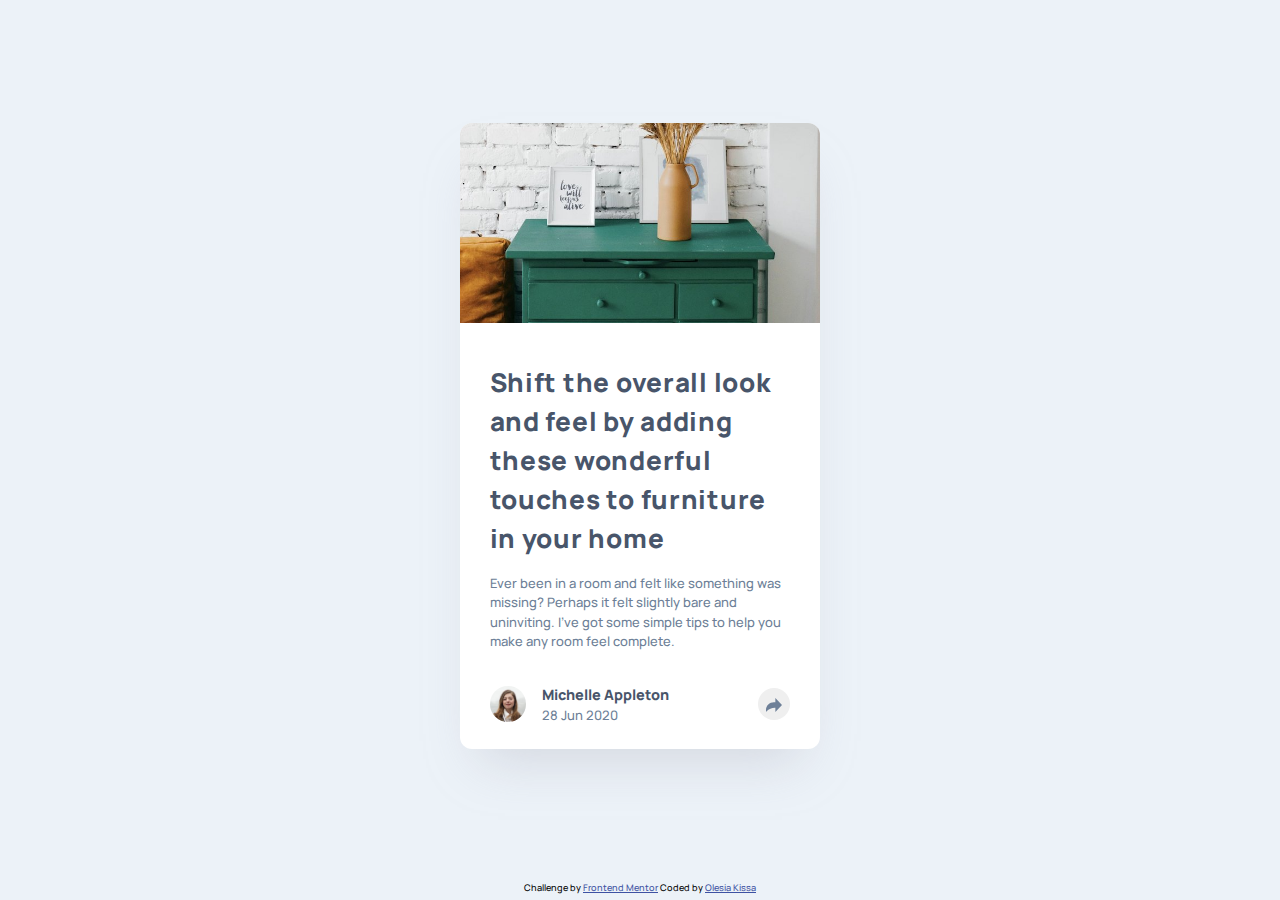
<file: article-preview/index.html>
<!DOCTYPE html>
<html lang="en">
<head>
  <meta charset="UTF-8">
  <meta name="viewport" content="width=device-width, initial-scale=1.0"> 
  <link rel="icon" type="image/png" sizes="32x32" href="./images/favicon-32x32.png">
  <link rel="preconnect" href="https://fonts.googleapis.com">
  <link rel="preconnect" href="https://fonts.gstatic.com" crossorigin>
  <link href="https://fonts.googleapis.com/css2?family=Manrope:wght@500;700&display=swap" rel="stylesheet">
  <link rel="stylesheet" href="style.css">
  <title>Article preview component</title>
</head>
<body>

  <main class="article-container">
    <article class="article">
      <img class="article-img" src="images/drawers.jpg" alt="Drawer with vase and painting on it">
      <section class="article-content">
        <h1 class="article-title">
          Shift the overall look and feel by adding these wonderful
          touches to furniture in your home
        </h1>
        <p class="article-text">
          Ever been in a room and felt like something was missing? Perhaps
          it felt slightly bare and uninviting. I’ve got some simple tips
          to help you make any room feel complete.
        </p>
        <div class="article-author">
          <img class="author-image" src="images/avatar-michelle.jpg" alt="Article author. A smiling confident woman">
          <div class="author-info">
            <h2>Michelle Appleton</h2>
            <p>28 Jun 2020</p>
          </div>
          <button class="btn-share btn-open-modal" type="button" tabindex="0" aria-label="Open share to socials modal"></button>
        </div>
      </section>

      <div class="modal-share" tabindex="0">
        <span class="modal-text">SHARE</span>
        <button class="btn-modal btn-facebook" type="button" aria-label="Share to Facebook"></button>
        <button class="btn-modal btn-twitter" type="button" aria-label="Share to Twitter"></button>
        <button class="btn-modal btn-pinterest" type="button" aria-label="Share to Pinterest"></button>
        <button class="btn-share btn-modal-share btn-close-modal colorize-white" type="button" aria-label="Close share to socials modal"></button>
      </div>

    </article>
  </main>
  
  <footer>
    <div class="attribution">
      <small>
        Challenge by
        <a 
        aria-label="Frontend Mentor Platform Website"
        href="https://www.frontendmentor.io?ref=challenge" target="_blank">Frontend Mentor</a>
      </small>
      <small>Coded by
        <a
        aria-label="Olesia Kissa Frontend Mentor Profile"
          href="https://www.frontendmentor.io/profile/olesiakissa"
          target="_blank">Olesia Kissa</a>
      </small>
    </div>
  </footer>
  <script src="https://ajax.googleapis.com/ajax/libs/jquery/3.6.0/jquery.min.js"></script>
  <script src="main.js"></script>
</body>
</html>
</file>
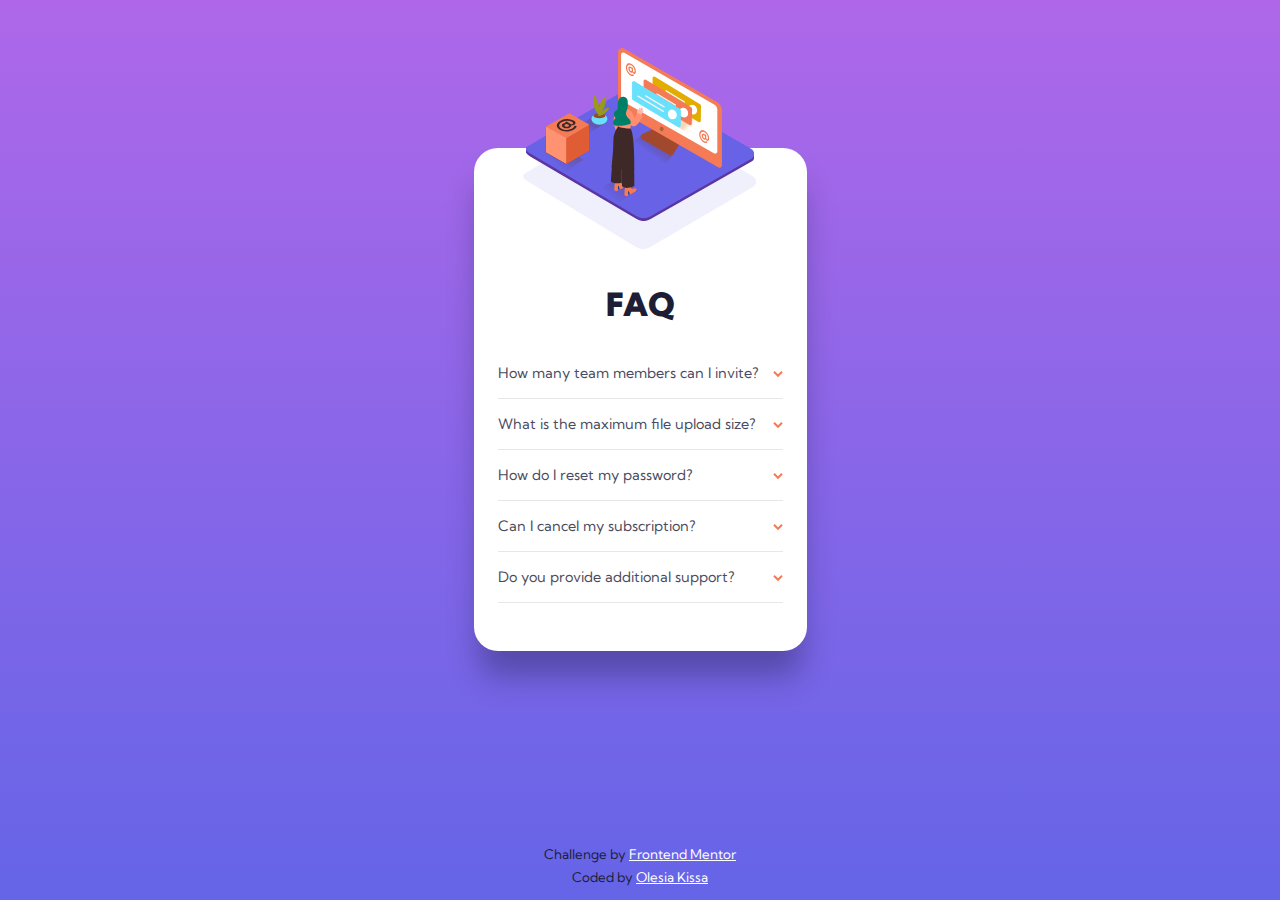
<file: faq-accordion/index.html>
<!DOCTYPE html>
<html lang="en">
  <head>
    <meta charset="UTF-8" />
    <meta name="viewport" content="width=device-width, initial-scale=1.0" />

    <link
      rel="icon"
      type="image/png"
      sizes="32x32"
      href="./images/favicon-32x32.png"/>
    <link rel="preconnect" href="https://fonts.googleapis.com" />
    <link rel="preconnect" href="https://fonts.gstatic.com" crossorigin />
    <link
      href="https://fonts.googleapis.com/css2?family=Kumbh+Sans:wght@400;700&display=swap"
      rel="stylesheet"/>
    <link rel="stylesheet" href="style.css" />
    <title>Frontend Mentor | FAQ Accordion Card</title>
  </head>
  <body>
    <div class="card-container">
      <div class="illustration-container">
        <div class="main-image"></div>
      </div>
      <div class="card">
        <div class="faq-content">
          <header tabindex="0">
            <h1>
              <abbr 
                aria-label="Frequently Asked Questions" 
                title="Frequently Asked Questions">FAQ
            </abbr>
            </h1>
          </header>
          <div class="faq-content-items">
            <div class="faq-item">
              <button
                aria-expanded="false"
                aria-controls="faq-panel-01"
                id="faq-header-01"
                class="faq-question collapsible">
                How many team members can I invite?
              </button>
              <div
                role="region"
                aria-labelledby="faq-header-01"
                id="faq-panel-01"
                class="faq-answer">
                <p>
                  You can invite up to 2 additional users on the Free plan.
                  There is no limit on team members for the Premium plan.
                </p>
              </div>
            </div>

            <div class="faq-item">
              <button
                aria-expanded="false"
                aria-controls="faq-panel-02"
                id="faq-header-02"
                class="faq-question collapsible">
                What is the maximum file upload size?
              </button>
              <div
                role="region"
                aria-labelledby="faq-header-02"
                id="faq-panel-02"
                class="faq-answer">
                <p>
                  No more than 2GB. All files in your account must fit your
                  allotted storage space.
                </p>
              </div>
            </div>

            <div class="faq-item">
              <button
                aria-expanded="false"
                aria-controls="faq-panel-03"
                id="faq-header-03"
                class="faq-question collapsible">
                How do I reset my password?
              </button>
              <div
                role="region"
                aria-labelledby="faq-header-03"
                id="faq-panel-03"
                class="faq-answer">
                <p>
                  Click “Forgot password” from the login page or “Change
                  password” from your profile page. A reset link will be emailed
                  to you.
                </p>
              </div>
            </div>

            <div class="faq-item">
              <button
                aria-expanded="false"
                aria-controls="faq-panel-04"
                id="faq-header-04"
                class="faq-question collapsible">
                Can I cancel my subscription?
              </button>
              <div
                role="region"
                aria-labelledby="faq-header-04"
                id="faq-panel-04"
                class="faq-answer">
                <p>
                  Yes! Send us a message and we’ll process your request no
                  questions asked.
                </p>
              </div>
            </div>

            <div class="faq-item">
              <button
                aria-expanded="false"
                aria-controls="faq-panel-05"
                id="faq-header-05"
                class="faq-question collapsible">
                Do you provide additional support?
              </button>
              <div
                role="region"
                aria-labelledby="faq-header-05"
                id="faq-panel-05"
                class="faq-answer">
                <p>
                  Chat and email support is available 24/7. Phone lines are open
                  during normal business hours.
                </p>
              </div>
            </div>
          </div>
        </div>
      </div>
    </div>

    <footer>
      <div class="attribution">
        <small>
          Challenge by
          <a 
          aria-label="Frontend Mentor Platform Website"
          href="https://www.frontendmentor.io?ref=challenge" target="_blank">Frontend Mentor</a>
        </small>
        <small>Coded by
          <a
          aria-label="Olesia Kissa Frontend Mentor Profile"
            href="https://www.frontendmentor.io/profile/olesiakissa"
            target="_blank">Olesia Kissa</a>
        </small>
      </div>
    </footer>
    <script src="main.js"></script>
  </body>
</html>
</file>
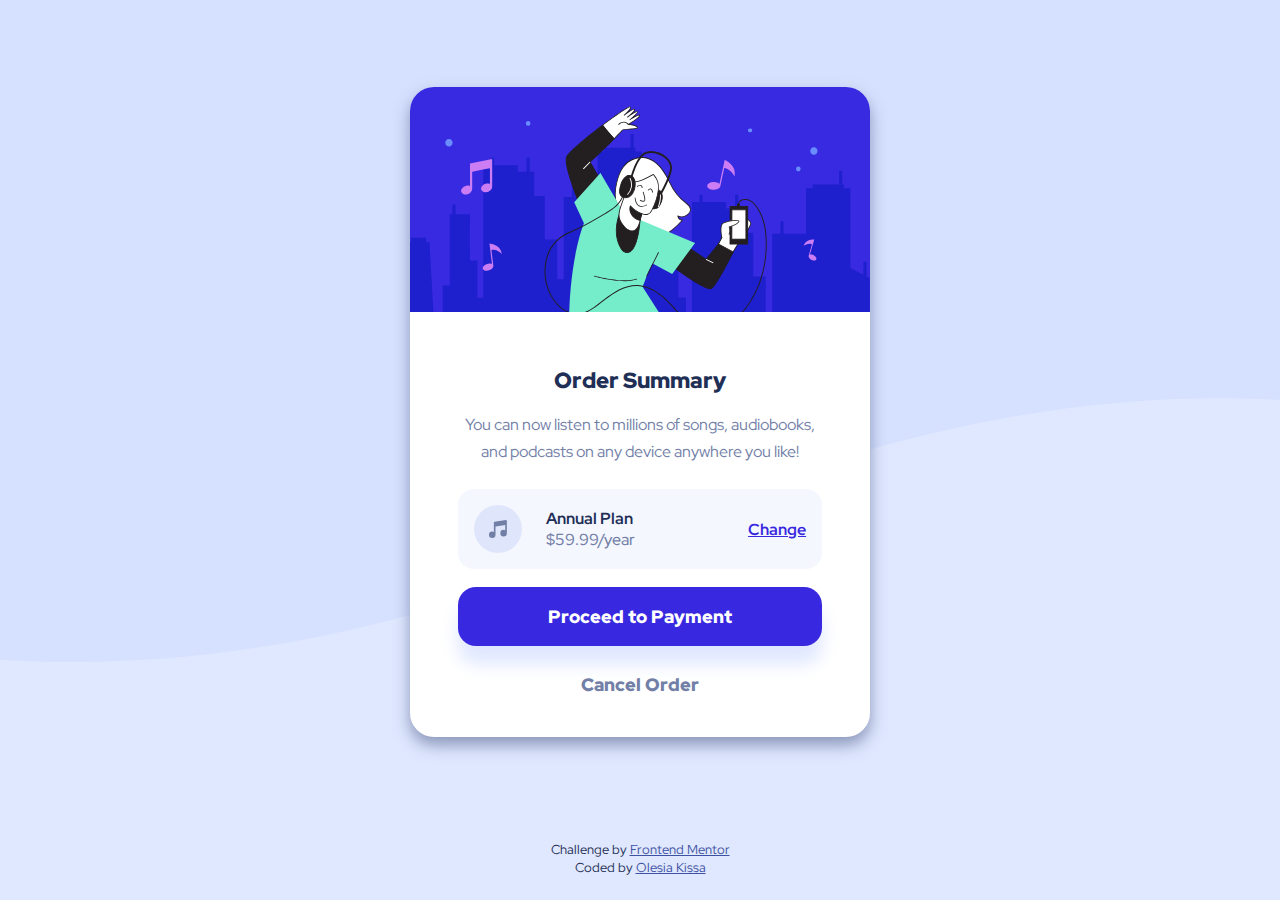
<file: order-summary-component/index.html>
<!DOCTYPE html>
<html lang="en">
<head>
  <meta charset="UTF-8">
  <meta name="viewport" content="width=device-width, initial-scale=1.0"> 
  <link rel="icon" type="image/png" sizes="32x32" href="./images/favicon-32x32.png">
  <link rel="stylesheet" href="style.css">
  <title>Frontend Mentor | Order summary card</title>
</head>
<body>

  <main class="card-container">
    <article class="card">

      <header>
        <img src="images/illustration-hero.svg" class="header-img" alt="A happy person with headphones on listening to the music. Illustration.">
      </header>

      <section class="summary-container">
          <h1 class="summary-heading">Order Summary</h1>
          <p class="summary-text">
            You can now listen to millions of songs, audiobooks, and podcasts on any
            device anywhere you like!
          </p>

        <section class="annual-plan-container">
          <img src="images/icon-music.svg" class="annual-plan-icon" alt="A musical note.">
          <section class="annual-plan-text">
            <p>Annual Plan</p>
            <p>$59.99/year</p>
          </section>
          <a href="#" class="annual-plan-change">Change</a>
        </section>

      <button type="submit" class="cta-proceed">Proceed to Payment</button>
    
      <button type="button" class="cta-cancel">Cancel Order</button>

    </section>
    </article>
  </main>
  
  <footer>
    <section class="attribution">
      <small>Challenge by <a href="https://www.frontendmentor.io?ref=challenge" target="_blank">Frontend Mentor</a></small>
      <small>Coded by <a href="#">Olesia Kissa</a></small>
    </section>
  </footer>

</body>
</html>
</file>
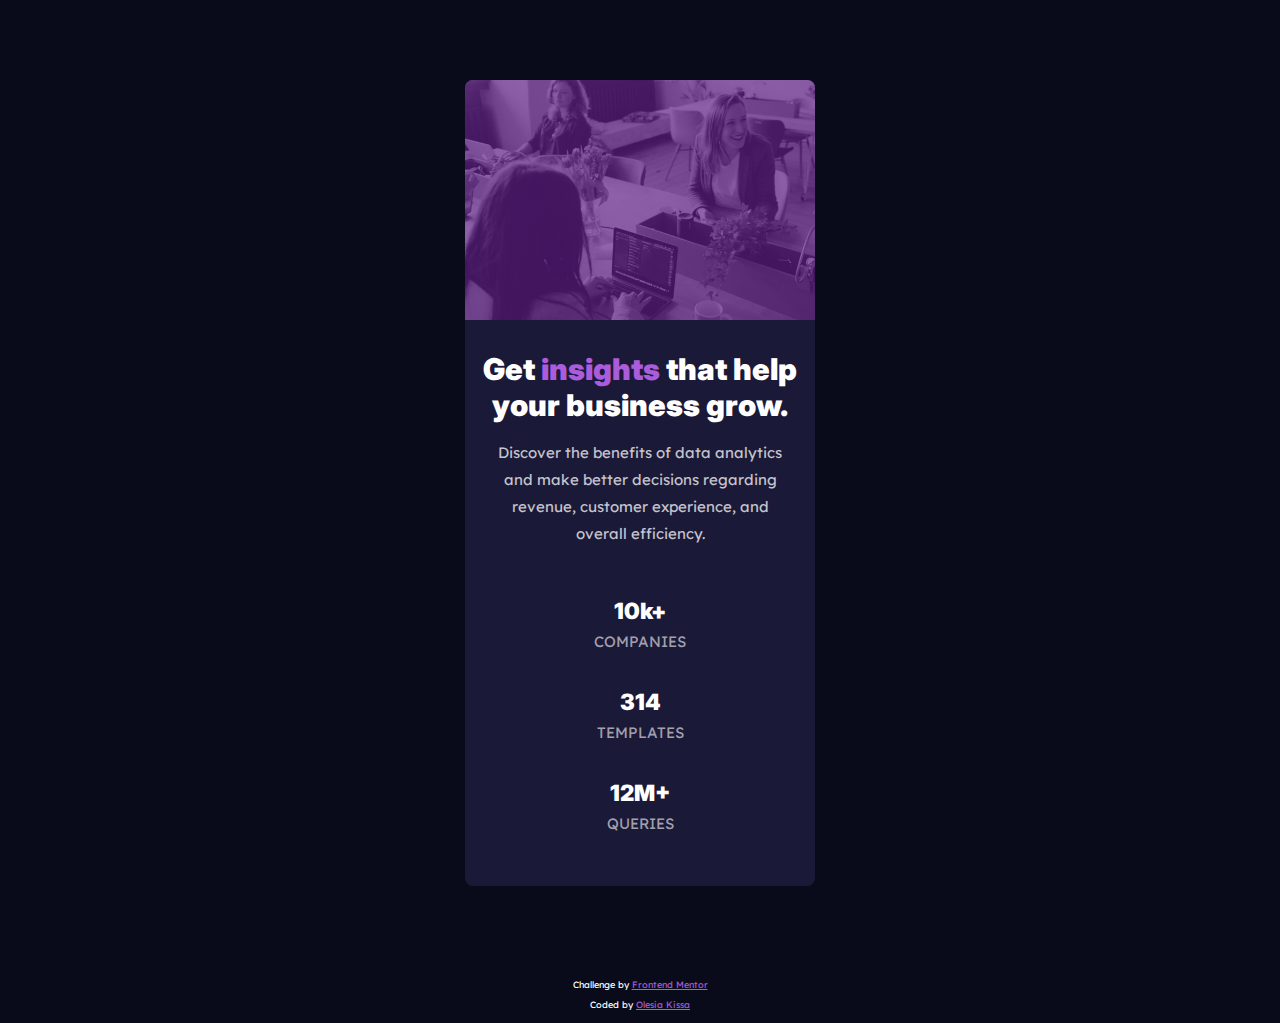
<file: stats-preview-card/index.html>
<!DOCTYPE html>
<html lang="en">
  <head>
    <meta charset="UTF-8" />
    <meta name="viewport" content="width=device-width, initial-scale=1.0" />
    <link
      rel="icon"
      type="image/png"
      sizes="32x32"
      href="./images/favicon-32x32.png"
    />
    <link rel="preconnect" href="https://fonts.googleapis.com" />
    <link rel="preconnect" href="https://fonts.gstatic.com" crossorigin />
    <link
      href="https://fonts.googleapis.com/css2?family=Inter:wght@400;700&display=swap"
      rel="stylesheet"
    />
    <link rel="preconnect" href="https://fonts.googleapis.com" />
    <link rel="preconnect" href="https://fonts.gstatic.com" crossorigin />
    <link
      href="https://fonts.googleapis.com/css2?family=Lexend+Deca&display=swap"
      rel="stylesheet"
    />
    <link rel="stylesheet" href="style.css" />
    <title>Frontend Mentor | Stats preview card component</title>
  </head>
  <body>
    <div class="card-container">
      <div class="card text-center">
        <header id="img-container"></header>
        <div class="content-container">
          <h1>
            Get <span class="accent">insights</span> that help your business
            grow.
          </h1>
          <p id="text-insights">
            Discover the benefits of data analytics and make better decisions
            regarding revenue, customer experience, and overall efficiency.
          </p>
          <div class="stats">
            <div class="stats-item">
              <h2>10k+</h2>
              <p>companies</p>
            </div>
            <div class="stats-item">
              <h2>314</h2>
              <p>templates</p>
            </div>
            <div class="stats-item">
              <h2>12M+</h2>
              <p>queries</p>
            </div>
          </div>
        </div>
      </div>
    </div>

    <footer>
      <div class="attribution">
        <small>
          Challenge by
          <a href="https://www.frontendmentor.io?ref=challenge" target="_blank"
            >Frontend Mentor</a
          >
        </small>
        <small
          >Coded by
          <a
            href="https://www.frontendmentor.io/profile/olesiakissa"
            target="_blank"
            >Olesia Kissa</a
          ></small
        >
      </div>
    </footer>
  </body>
</html>
</file>
<file: article-preview/style.css>
:root {
  --ff-primary: "Manrope", sans-serif;

  /* colors */
  --very-dark-grayish-blue: hsl(217, 19%, 35%);
  --desaturated-dark-blue: hsl(214, 17%, 51%);
  --grayish-blue: hsl(212, 23%, 69%);
  --light-grayish-blue: hsl(210, 46%, 95%);

  --card-shadow: 0px 30px 50px -20px hsla(240, 8%, 70%, 0.39);
}

*,
*::before,
*::after {
  box-sizing: border-box;
  margin: 0;
  padding: 0;
}

html {
  height: 100%;
}

body {
  min-height: 100%;
  font-size: 13px;
  font-family: var(--ff-primary);
  font-weight: 500;
  display: grid;
  grid-template-rows: 1fr auto;
  background-color: var(--light-grayish-blue);
}

img {
  width: 100%;
  height: 200px;
  object-fit: cover;
}

.article-container {
  margin: 1rem;
  justify-self: center;
  align-self: center;
  width: 90%;
  max-width: 360px;
  border-radius: 0.75rem;
  background-color: #fff;
  box-shadow: var(--card-shadow);
}

.article {
  position: relative;
}

.article-img {
  border-radius: 0.75rem 0.75rem 0 0;
}

.article-content {
  padding: 2.25rem 1.85rem 1rem;
}

.article-title,
.author-info h2 {
  font-weight: 900;
  color: var(--very-dark-grayish-blue);
}

.article-title,
.article-text {
  line-height: 1.5;
}

.article-title {
  letter-spacing: 0.045rem;
}

.article-text,
.author-info p {
  color: var(--desaturated-dark-blue);
}

.article-text {
  margin: 1rem 0 1.5rem;
}

.article-author {
  display: flex;
  align-items: center;
  justify-content: flex-start;
}

.author-info {
  padding: 0.5rem 1rem;
  line-height: 1.5;
}

.author-info h2 {
  font-size: 0.9rem;
}

.author-image {
  width: 36px;
  height: 36px;
  border-radius: 50%;
}

.btn-share,
.btn-modal-share,
.btn-facebook,
.btn-twitter,
.btn-pinterest {
  background-position: center;
  background-repeat: no-repeat;
  border: none;
}

.btn-share:hover,
.btn-modal:hover {
  cursor: pointer;
  opacity: 0.9;
}

.btn-share {
  margin-inline-start: auto;
  width: 32px;
  height: 32px;
  background-image: url(images/icon-share.svg);
  background-size: 50%;
  border-radius: 50%;
}

.modal-share {
  background-color: var(--very-dark-grayish-blue);
  color: var(--grayish-blue);
  padding: 1.25rem 1.85rem;
  border-radius: 0 0 0.75rem 0.75rem;
  display: none;
}

.modal-share.open {
  align-items: center;
  justify-content: space-between;
  position: absolute;
  z-index: 1;
  bottom: 0;
  left: 0;
  right: 0;
}

.modal-text {
  letter-spacing: 0.368rem;
}

.btn-modal {
  width: 20px;
  height: 20px;
  background-color: transparent;
  margin: 0 0.5rem;
}

.btn-facebook {
  background-image: url(images/icon-facebook.svg);
}

.btn-twitter {
  background-image: url(images/icon-twitter.svg);
}

.btn-pinterest {
  background-image: url(images/icon-pinterest.svg);
}

.btn-modal-share {
  background-color: var(--desaturated-dark-blue);
}

.colorize-white {
  background-image: url(images/icon-share-white.svg);
}

footer {
  padding: 0.5em;
}

.attribution {
  font-size: 11px;
  text-align: center;
}

.attribution a {
  color: hsl(228, 45%, 44%);
}

/* Desktop */

@media screen and (min-width: 1440px) {
  img {
    height: unset;
  }
  
  .article-container {
    width: 60%;
    max-width: 700px;
  }

  .article {
    display: flex;
  }

  .article-img {
    width: 40%;
    border-radius: 0.75rem 0 0 0.75rem;
  }

  .article-content {
    width: 60%;
    padding: 1.85rem;
  }

  .author-info h2 {
    font-size: 0.8rem;
  } 

  .modal-share {
    border-radius: 0.75rem;
  }

  .modal-share::after {
    top: 100%;
    left: 50%;
    border: solid transparent;
    content: "";
    height: 30px;
    width: 30px;
    position: absolute;
    pointer-events: none;
    border-color: hsla(217, 19%, 35%, 0);
    border-top-color: #48556a;
    border-width: 14px;
    margin-left: -14px;
  }
  
  .modal-share.modal-share.open {
    left: unset;
    right: calc(-10% - 10px);
  }

  .modal-share.modal-share.open,
  .modal-share.open::after {
    box-shadow: 0px 30px 20px -10px hsla(240, 8%, 70%, 0.39);
  }

  .modal-text {
    margin-inline-end: 1rem;
  }

  .btn-close-modal {
    display: none;
  }
}
</file>
<file: faq-accordion/style.css>
:root {
  /* COLORS */

  /* primary */
  --dark-desaturated-blue: hsl(238, 29%, 16%);
  --soft-red: hsl(14, 88%, 65%);
  --white: hsl(0, 0%, 100%);

  /* neutral */
  --very-dark-grayish-blue: hsl(237, 12%, 33%);
  --dark-grayish-blue: hsl(240, 6%, 50%);
  --light-grayish-blue: hsl(240, 5%, 91%);

  /* gradient */
  --soft-violet: hsl(273, 75%, 66%);
  --soft-blue: hsl(240, 73%, 65%);

  /* FONTS */
  --ff-primary: "Kumbh Sans", sans-serif;

  /* effects */
  --card-shadow: 0px 30px 30px -5px hsla(240deg 40% 20% / 39%);
}

*,
*::before,
*::after {
  box-sizing: border-box;
  margin: 0;
  padding: 0;
}

html {
  height: 100%;
}

body {
  min-height: 100%;
  font-family: var(--ff-primary);
  background: linear-gradient(to bottom, var(--soft-violet), var(--soft-blue))
    fixed no-repeat;
  display: grid;
  grid-template-rows: 1fr auto;
}

a {
  outline: none;
}

abbr {
  text-decoration: none;
}

.card-container {
  margin: -2rem auto 1rem;
  width: 90%;
  max-width: 350px;
  display: grid;
  grid-template-columns: 1fr;
  grid-template-rows: minmax(180px, auto) 1fr;
  grid-template-areas:
    "img"
    "card";
  justify-items: center;
}

.card {
  grid-area: card;
  background: url(images/bg-pattern-mobile.svg) top center no-repeat;
  background-size: 70%;
  background-color: var(--white);
  border-radius: 1.5rem;
  padding: 2rem 1rem;
  height: fit-content;
  box-shadow: var(--card-shadow);
}

.illustration-container {
  grid-area: img;
  width: 100%;
}

.box {
  display: none;
}

.main-image {
  background: url(images/illustration-woman-online-mobile.svg) top center
    no-repeat;
  background-size: contain;
  height: 100%;
  width: 65%;
  transform: translateY(5rem);
  margin: 0 auto;
}

.faq-content {
  margin: 6rem 0.5rem 1rem;
}

.faq-content h1 {
  font-weight: 900;
  text-align: center;
  color: var(--dark-desaturated-blue);
  padding: 0.5rem;
  margin-block-end: 1rem;
}

.faq-content-items {
  font-size: 12px;
  color: var(--dark-grayish-blue);
}

.faq-item {
  border-bottom: 1px solid var(--light-grayish-blue);
  padding: 1rem 0;
}

.faq-question {
  background: none;
  border: none;
  cursor: pointer;
  width: 100%;
  display: block;
  text-align: left;
  font-size: 0.9rem;
  font-family: inherit;
  font-weight: 400;
  color: var(--very-dark-grayish-blue);
  position: relative;
  padding-inline-end: 1.5rem;
}

.faq-question::after {
  content: url(images/icon-arrow-down.svg);
  position: absolute;
  right: 0;
  display: inline-block;
}

.faq-question.active {
  font-weight: 900;
  color: var(--dark-desaturated-blue);
}

.faq-question.active::after {
  animation: arrow-rotate 0.2s ease-in;
  /* Prevents arrow from returning to its initial state */
  animation-fill-mode: forwards;
}

@keyframes arrow-rotate {
  50% {
    transform: rotate(90deg);
  }
  100% {
    transform: rotate(180deg);
  }
}

.faq-answer {
  display: none;
}

.faq-answer.visible {
  display: block;
  animation: slidein 0.3s ease-in;
}

@keyframes slidein {
  from {
    transform: translateY(25%);
  }

  to {
    transform: translateY(0);
  }
}

.faq-answer p {
  line-height: 1.7;
  max-width: 37ch;
  margin-block-start: 0.5rem;
}

footer {
  padding: 0.5em;
}

.attribution {
  color: var(--dark-desaturated-blue);
  display: flex;
  flex-direction: column;
  align-items: center;
  justify-content: center;
  padding: 0.25em;
}

.attribution > * {
  padding: 0.25em;
}

.attribution a {
  color: var(--white);
}

.attribution a:visited {
  color: var(--dark-desaturated-blue);
  outline: none;
}

.attribution a:focus {
  outline: 1px solid var(--dark-desaturated-blue);
  border-radius: 4px;
}

.attribution a:hover {
  color: var(--soft-red);
}

.attribution a:active {
  background-color: var(--light-grayish-blue);
}

/* Desktop */
@media screen and (min-width: 1440px) {
  body {
    align-items: center;
    justify-items: center;
  }

  .card-container {
    border-radius: 1.5rem;
    grid-template-columns: repeat(2, 1fr);
    grid-template-areas: "img card";
    width: 80%;
    max-width: 1000px;
    position: relative;
    box-shadow: var(--card-shadow);
  }

  .card-container::before {
    display: inline-block;
    position: absolute;
    content: url(images/illustration-box-desktop.svg);
    top: 11rem;
    left: -6.057rem;
    width: 100px;
    height: 100px;
    transform: scale(1.075);
    z-index: 111;
  }

  .illustration-container {
    border-radius: 1.5rem 0 0 1.5rem;
    overflow: hidden;
    background: url(images/bg-pattern-desktop.svg), #fff;
    background-repeat: no-repeat;
    background-position: -34.5rem -20.25rem;
  }

  .main-image {
    width: 100%;
    transform: translate(-5.5rem, 2rem);
  }

  .card {
    border-radius: 0 1.5rem 1.5rem 0;
    background: #fff;
    padding-left: 0;
    width: 100%;
    box-shadow: none;
  }

  .faq-content {
    margin: 2rem 4rem 2rem 0;
  }

  .faq-content h1 {
    text-align: left;
    padding-inline-start: 0;
  }

  .faq-question:hover {
    color: var(--soft-red);
  }

  .faq-answer p {
    max-width: 48ch;
  }
}
</file>
<file: order-summary-component/style.css>
@import url("https://fonts.googleapis.com/css2?family=Red+Hat+Display:wght@500;700;900&display=swap");

:root {
  /* COLORS */

  /* primary */
  --pale-blue: hsl(225, 100%, 94%);
  --bright-blue: hsl(245, 75%, 52%);
  /* for different states of links, buttons, etc. */
  --accent-state: hsl(245, 83%, 68%);
  /* neutral */
  --very-pale-blue: hsl(225, 100%, 98%);
  --desaturated-blue: hsl(224, 23%, 55%);
  --dark-blue: hsl(223, 47%, 23%);
}

html {
  box-sizing: border-box;
  background: var(--pale-blue);
  font-size: 16px;
}

*,
*::before,
*::after {
  box-sizing: inherit;
  margin: 0;
  padding: 0;
}

body {
  font-family: "Red Hat Display", sans-serif;
  display: flex;
  flex-direction: column;
  justify-content: space-evenly;
  align-items: center;
  min-height: 100vh;
  background: url("images/pattern-background-mobile.svg") center top no-repeat;
  background-size: contain;
}
/* Mobile layout */

/* Card section */
.card {
  width: 90%;
  background: #fff;
  border-radius: 1.5em;
  display: flex;
  flex-direction: column;
  justify-content: space-between;
  margin: 1em auto;
  box-shadow: 0 .5em 1em hsla(224, 23%, 55%, 0.788);
}

.card header {
  width: 100%;
}

.header-img {
  width: 100%;
  border-radius: 1.5em 1.5em 0 0;
}

/* Card content */
.summary-container {
  margin: 0.5em 1.5em;
  display: flex;
  flex-direction: column;
  align-items: center;
  justify-content: space-between;
}

.summary-heading,
.summary-text {
  text-align: center;
}

.summary-heading {
  font-weight: 900;
  font-size: 1.4rem;
  color: var(--dark-blue);
  padding: 1rem;
}

.summary-text {
  line-height: 1.6;
  color: var(--desaturated-blue);
}

.annual-plan-container {
  background: var(--very-pale-blue);
  margin-block-start: 1.5em;
  padding: 1em;
  border-radius: 1em;
  align-self: stretch;
  display: flex;
  justify-content: space-between;
  align-content: center;
}

.annual-plan-icon {
  align-self: center;
}

.annual-plan-change {
  height: min-content;
  align-self: center;
  font-weight: 700;
}

.annual-plan-change:link {
  color: var(--bright-blue);
}

.annual-plan-change:visited {
  color: var(--dark-blue);
}

.annual-plan-change:hover {
  text-decoration: none;
  color: var(--accent-state);
}

.annual-plan-text {
  margin: 0 auto 0 1.5em;
  align-self: center;
}

.annual-plan-text p:first-child {
  color: var(--dark-blue);
  font-weight: 700;
}

.annual-plan-text p:last-child {
  color: var(--desaturated-blue);
  font-weight: 500;
}

/* CTA buttons */
.cta-proceed,
.cta-cancel {
  display: inline-block;
  margin: 1.5em 0;
  font-family: inherit;
  font-size: 1.125rem;
  font-weight: 900;
  border: none;
}

.cta-proceed {
  background: var(--bright-blue);
  color: #fff;
  border-radius: 1em;
  align-self: stretch;
  padding: 1em 2em;
  box-shadow: 0 1em 1em var(--pale-blue);
  transition: box-shadow 0.2s ease-in-out;
}

.cta-cancel {
  background: none;
  color: var(--desaturated-blue);
  margin-block-start: 0.5em;
  transition: text-shadow 0.2s ease-in-out;
}

.cta-proceed:hover,
.cta-cancel:hover {
  cursor: pointer;
}

.cta-proceed:hover {
  box-shadow: 0 0.5em 1em var(--desaturated-blue);
  transform: box-shadow translateY(0.5em);
}

.cta-cancel:hover {
  text-shadow: 0 1px 1.5em var(--desaturated-blue);
  transform: text-shadow translateY(0.5em);
}

/* Footer section */
footer {
  align-self: stretch;
  margin-block-start: auto;
  margin-block-end: 0.5em;
}

.attribution {
  display: flex;
  flex-flow: column wrap;
  align-items: center;
  padding: 1em;
}

.attribution small {
  color: var(--dark-blue);
}

.attribution a {
  color: hsl(228, 45%, 44%);
}

/* Tablet layout */
@media screen and (min-width: 768px) {

  body {
    display: grid;
    grid-template-rows: 1fr auto;
  }

  .card {
    width: 60%;
  }

  .summary-container {
    padding: 1.5em;
  }

  .summary-text {
    line-height: 1.7;
  }

  .cta-proceed,
  .cta-cancel {
    margin: 1em 0 0.5em;
  }

  footer {
    margin-block-start: 0;
  }

}

/* Desktop layout */
@media screen and (min-width: 1440px) {

  body {
    background: url("images/pattern-background-desktop.svg") center top no-repeat;
    background-size: contain;
  }

  .card {
    width: 55%;
  }

  .summary-text {
    line-height: 1.8;
  }

  .annual-plan-container {
    font-size: 1rem;
  }

  .cta-proceed {
    margin-block-start: 1.5em;
  }

}
</file>
<file: stats-preview-card/style.css>
:root {
  /* COLORS */
  /* primary */
  --dark-blue: hsl(233, 47%, 7%);
  --desaturated-blue: hsl(244, 38%, 16%);
  --soft-violet: hsl(277, 64%, 61%);

  /* neutral */
  --white: hsl(0, 0%, 100%);
  --white-transparent-07: hsla(0, 0%, 100%, 0.75);
  --white-transparent-06: hsla(0, 0%, 100%, 0.6);

  /* FONTS */
  --ff-primary: "Lexend Deca", sans-serif;
  --ff-accent: "Inter", sans-serif;
}

*,
*::before,
*::after {
  box-sizing: border-box;
  margin: 0;
  padding: 0;
}

html {
  height: 100vh;
}

body {
  display: grid;
  grid-template-rows: 1fr auto;
  min-height: 100%;
  font-size: 15px;
  background-color: var(--dark-blue);
  color: var(--white);
  font-family: var(--ff-primary);
}

.text-center {
  text-align: center;
}

h1,
h2 {
  font-family: var(--ff-accent);
  font-weight: 900;
}

/* Card section */
.card-container {
  margin: auto;
  width: min(90%, 350px);
}

.card {
  display: grid;
  grid-template-rows: minmax(15rem, auto) 1fr;
  grid-template-columns: minmax(auto, 350px);
  grid-template-areas:
    "img"
    "content";
  background-color: var(--desaturated-blue);
  border-radius: 0.5em;
  margin: 5rem 0;
}

#img-container {
  width: 100%;
  background-image: linear-gradient(
      hsla(277, 42%, 37%, 0.75),
      hsla(277, 42%, 37%, 0.75)
    ),
    url(images/image-header-mobile.jpg);
  filter: contrast(1.25);
  background-position: center center;
  background-repeat: no-repeat;
  background-size: cover;
  grid-area: img;
  border-radius: 0.5em 0.5em 0 0;
}

.content-container {
  padding: 1em;
  margin: 1rem 0;
  grid-area: content;
}

.content-container h1 {
  margin-block-end: 1rem;
}

.accent {
  color: var(--soft-violet);
}

#text-insights {
  line-height: 1.8;
  margin: 1rem;
  color: var(--white-transparent-07);
}

.stats {
  margin-block-start: 2.2rem;
  display: flex;
  flex-direction: column;
  align-items: center;
  justify-content: space-between;
}

.stats-item {
  padding: 1em;
}

.stats-item p {
  text-transform: uppercase;
  padding: 0.5em;
  color: var(--white-transparent-06);
}

/* Footer */
footer {
  padding: 0.5rem;
}

.attribution {
  font-size: 11px;
  text-align: center;
  display: flex;
  flex-direction: column;
}

.attribution > * {
  padding: 0.5em;
}

.attribution a {
  color: var(--soft-violet);
}

/* Desktop */
@media (min-width: 1440px) {
  .card-container {
    width: 70%;
  }

  .card {
    grid-template-columns: 1fr minmax(500px, auto);
    grid-auto-rows: auto;
    grid-template-areas: "content img";
    column-gap: 2.5em;
  }

  #img-container {
    background-image: linear-gradient(
        hsla(277, 42%, 37%, 0.75),
        hsla(277, 42%, 37%, 0.75)
      ),
      url(images/image-header-desktop.jpg);
    border-radius: 0 0.5em 0.5em 0;
  }

  .content-container {
    text-align: left;
    padding: 3em;
  }

  h1 {
    font-size: 2.4em;
  }

  #text-insights {
    margin: 1rem 0;
  }

  .stats {
    flex-direction: row;
  }

  .stats-item {
    padding: 1em 0;
  }

  .stats-item p {
    padding: 0.5em 0;
  }
}
</file>
